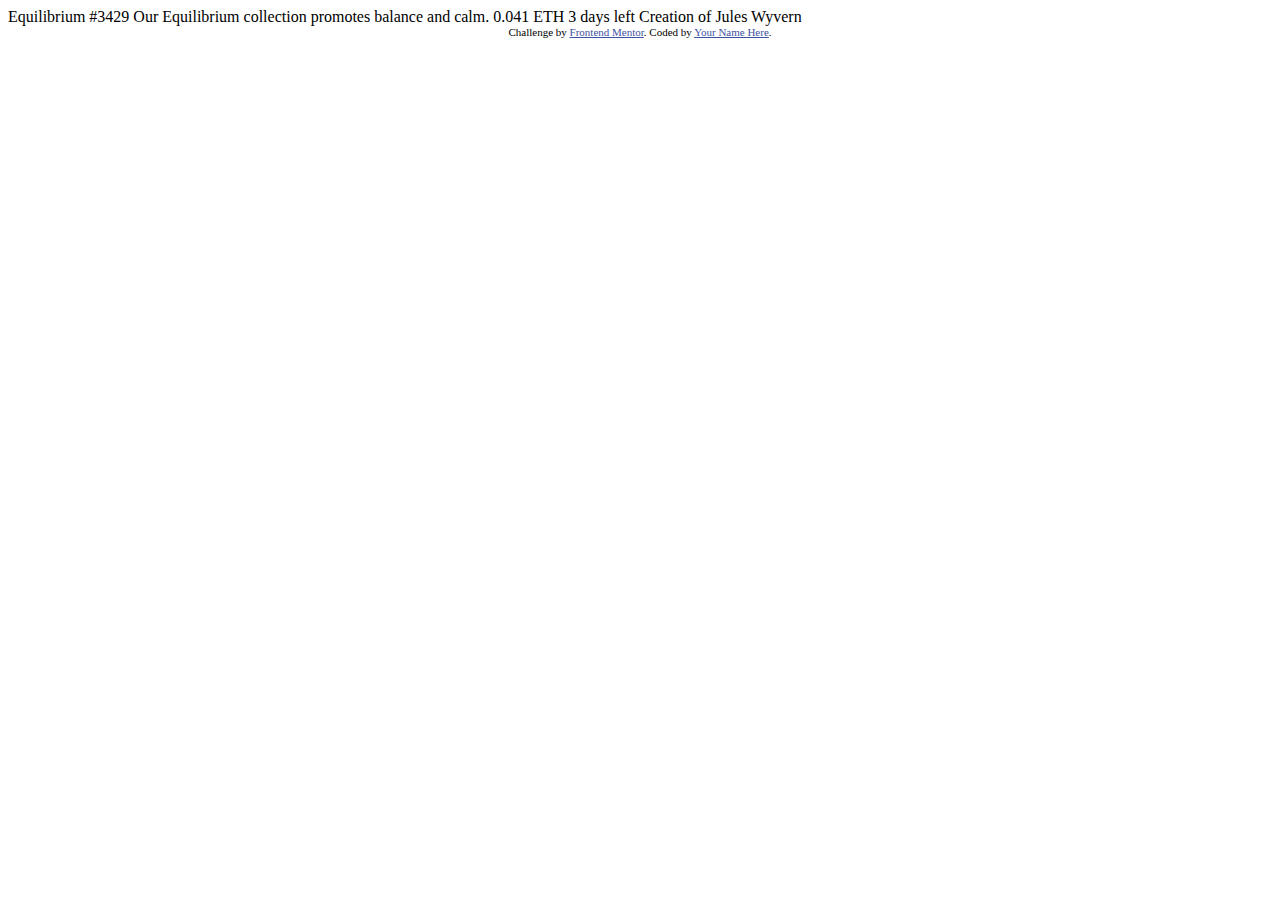
<file: nft-preview-card-component-main/index.html>
<!DOCTYPE html>
<html lang="en">
<head>
  <meta charset="UTF-8">
  <meta name="viewport" content="width=device-width, initial-scale=1.0"> <!-- displays site properly based on user's device -->

  <link rel="icon" type="image/png" sizes="32x32" href="./images/favicon-32x32.png">
  
  <title>Frontend Mentor | NFT preview card component</title>

  <!-- Feel free to remove these styles or customise in your own stylesheet 👍 -->
  <style>
    .attribution { font-size: 11px; text-align: center; }
    .attribution a { color: hsl(228, 45%, 44%); }
  </style>
</head>
<body>

  Equilibrium #3429

  Our Equilibrium collection promotes balance and calm.

  0.041 ETH
  3 days left
  
  Creation of Jules Wyvern

  <div class="attribution">
    Challenge by <a href="https://www.frontendmentor.io?ref=challenge" target="_blank">Frontend Mentor</a>. 
    Coded by <a href="#">Your Name Here</a>.
  </div>
</body>
</html>
</file>
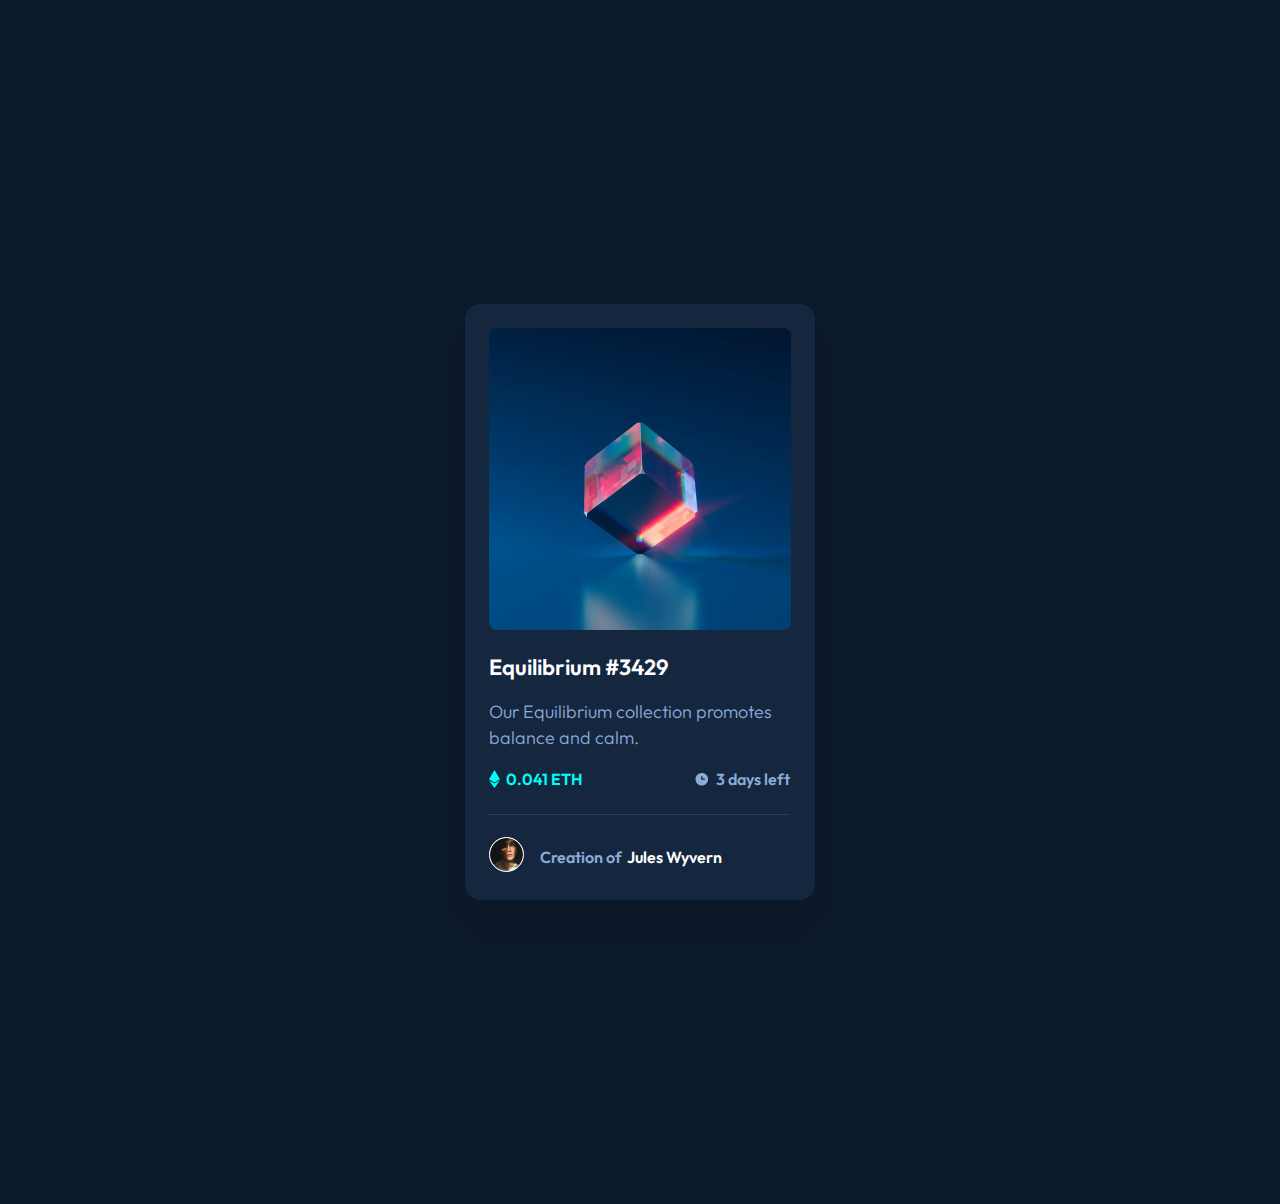
<file: Task1/index.html>
<!DOCTYPE html>
<html>
<head>
<meta name="viewport" content="width=device-width, initial-scale=1">
<link rel="stylesheet" href="normalize.css">
<link rel="stylesheet" href="style.css">
</head>

<body>
<div class="flex1">
 <div class="card">
  <div class="hide">
    <div class="image-container"> 
      <img class="img1" src="images/image-equilibrium.jpg" alt="Equilibrium">
    </div>
    <svg class="svg3 hidden" xmlns="http://www.w3.org/2000/svg" width="48" height="48" viewBox="0 0 48 48" fill="none">
      <path fill-rule="evenodd" clip-rule="evenodd" d="M24 9C14 9 5.46 15.22 2 24C5.46 32.78 14 39 24 39C34.01 39 42.54 32.78 46 24C42.54 15.22 34.01 9 24 9ZM24 34C18.48 34 14 29.52 14 24C14 18.48 18.48 14 24 14C29.52 14 34 18.48 34 24C34 29.52 29.52 34 24 34ZM18 24C18 20.69 20.69 18 24 18C27.31 18 30 20.69 30 24C30 27.31 27.31 30 24 30C20.69 30 18 27.31 18 24Z" fill="white"/>
    </svg>
  </div>
    <div class="container">
      <h2 class="header">Equilibrium #3429</h2> 
      <p class="paragraph">Our Equilibrium collection promotes balance and calm.</p> 
    </div>

    <div class="flex2">
      <div class="flex3">
        <svg class="svg1" xmlns="http://www.w3.org/2000/svg" width="11" height="18" viewBox="0 0 11 18" fill="none">
            <path fill-rule="evenodd" clip-rule="evenodd" d="M5.5 0L10.9961 9.16875L5.5 12.4312L0 9.16875L5.5 0ZM11 10.2165L5.5 18L0 10.2165L5.5 13.479L11 10.2165Z" fill="#00FFF8"/>
        </svg>
        <p class="paragraph2" style="color: var(--cyan, #00FFF8);">0.041 ETH</p>
      </div>
      <div class="flex3">
        <svg class="svg2" xmlns="http://www.w3.org/2000/svg" width="17" height="17" viewBox="0 0 17 17" fill="none">
          <rect opacity="0.01" x="16.305" y="16.6739" width="16" height="16" transform="rotate(180 16.305 16.6739)" fill="black"/>
          <path fill-rule="evenodd" clip-rule="evenodd" d="M1.63834 8.67388C1.63834 4.99199 4.6231 2.00722 8.305 2.00722C10.0731 2.00722 11.7688 2.7096 13.019 3.95984C14.2693 5.21008 14.9717 6.90577 14.9717 8.67388C14.9717 12.3558 11.9869 15.3406 8.305 15.3406C4.6231 15.3406 1.63834 12.3558 1.63834 8.67388ZM8.305 9.34055H10.9717C11.3399 9.34055 11.6383 9.04207 11.6383 8.67388C11.6383 8.30569 11.3399 8.00722 10.9717 8.00722H8.97167V6.00722C8.97167 5.63903 8.67319 5.34055 8.305 5.34055C7.93681 5.34055 7.63834 5.63903 7.63834 6.00722V8.67388C7.63834 9.04207 7.93681 9.34055 8.305 9.34055Z" fill="#8BACD9"/>
        </svg>
        <p class="paragraph2" style="  color: var(--soft-blue, #8BACD9);">3 days left</p>
      </div>
    </div>

    <div class="rectangle"></div>
    <div class="flex5">
      <img class="img2" src="images/image-avatar.png" alt="Avatar">
      <div class="flex4">
        <p class="paragraph2" style="color: var(--soft-blue, #8BACD9);">Creation of</p>
        <p class="paragraph3">Jules Wyvern</p>
    </div>
    </div>
    
  </div>
</div>

</body>
</html>
</file>
<file: Task1/style.css>
@import url('https://fonts.googleapis.com/css2?family=Outfit:wght@100;200;300;400;500;600;700;800;900&display=swap');


/* Rename the classes to make the code readable*/
.flex1{
  display: flex;
  width: 100vw;
  height: 100vh;
  padding: 152px 0px;
  justify-content: center;
  align-items: center;
  background: var(--very-dark-blue-main-bg, #0D192C);
}
.flex2{
  display: inline-flex;
  margin-left: 24px;
  width: 301px;
  height: 20px;
  flex-shrink: 0;
  justify-content: space-between;
  align-items: center;
}
.flex3{
  display: inline-flex;
  justify-content: flex-start;
  align-items: center;
  gap: 6.485px;
}

.flex4{
  display: flex;
  width: 201px;
  height: 40px;
  justify-content: flex-start;
  align-items: center;
  gap: 5px;
  flex-shrink: 0;
}

.flex5{
  display: inline-flex;
  width: 301px;
  height: 40px;
  flex-shrink: 0;
  margin-left: 24px;
  gap: 16px;
  justify-content: flex-start;
  align-items: flex-start;

}

.card {
  position: absolute;
  width: 350px;
  height: 596px;
  flex-shrink: 0;
  border-radius: 15px;
  justify-content: flex-start;
  align-items: flex-start;
  background: var(--very-dark-blue-card-bg, #15263F);
  box-shadow: 0px 25px 50px 0px rgba(0, 0, 0, 0.10);
}

.img1
{
 position: relative;
  width: 302px;
  height: 302px;
  flex-shrink: 0;
  margin:24px 24px 0 24px;
  border-radius:8px;
  z-index: 1;

}

.img2{
  width: 33px;
  height: 33px;
  flex-shrink: 0;
  border-radius: 33px;
  border: 1px solid var(--white, #FFF);
  background: lightgray 50% / cover no-repeat;
}

.svg1{
  width: 11px;
  height: 18px;
  fill: var(--cyan, #00FFF8);
}
.svg2{
  width: 16px;
  height: 16px;
  flex-shrink: 0;
}

.svg3{
  position: absolute;
  visibility: hidden;
  z-index: 2;
  top: 151px;
  left: 151px;
  width: 48px;
  height: 48px;
  flex-shrink: 0;
}

.rectangle{
  width: 302px;
  margin: 22px;
  height: 1px;
  flex-shrink: 0; 
  background: var(--very-dark-blue-line, #2E405A);
}

.header{
  width: 302px;
  color: var(--white, #FFF);
  font-feature-settings: 'clig' off, 'liga' off;
  font-family: Outfit;
  font-size: 22px;
  font-style: normal;
  font-weight: 600;
  line-height: normal;
}

.paragraph{
  width: 302px;
  color: var(--soft-blue, #8BACD9);
  font-feature-settings: 'clig' off, 'liga' off;
  font-family: Outfit;
  font-size: 18px;
  font-style: normal;
  font-weight: 300;
  line-height: 26px; 
}

.paragraph2, .paragraph3{
  font-feature-settings: 'clig' off, 'liga' off;
  font-family: Outfit;
  font-size: 16px;
  font-style: normal;
  font-weight: 600;
  line-height: normal;
  color: var(--white, #FFF);
}

.image-container {
  position: relative;
  display: inline-block;
}

.image-container:hover::after{
 content: "";
 cursor: pointer;
  position: absolute;
  top: 24px;;
  left: 24px;
  width:302px;
  height: 302px;
  border-radius:8px;
  background-color: rgba(0, 255, 255, 0.503); 
  z-index: 1;
}

.hide svg.hidden {
  visibility:hidden;
}

.hide .image-container:hover + svg.hidden {
  visibility:visible;
}

.paragraph3:hover,.header:hover{
  cursor: pointer;
  color: var(--cyan, #00FFF8);
}

.container {
margin: 0 24px;
}

@media only screen and (max-width: 375px) and (max-height:667px) {

  .flex1{
    display: flex;
    width: 100vw;
    height: 100vh;
    padding: 62px 24px;
    flex-direction: column;
    justify-content: center;
    align-items: center;
    background: var(--very-dark-blue-main-bg, #0D192C);
  }
  .flex2{
    display: inline-flex;
    margin-left: 24px;
    width: 278px;
    height: 20px;
    flex-shrink: 0;
    justify-content: space-between;
    align-items: center;
  }
  .flex3{
    display: inline-flex;
    justify-content: flex-start;
    align-items: center;
    gap: 6.485px;
  }
  
  .flex4{
    display: flex;
    width: 201px;
    height: 40px;
    justify-content: flex-start;
    align-items: center;
    gap: 5px;
    flex-shrink: 0;
  }
  
  .flex5{
    display: inline-flex;
    width: 278px;
    height: 20px;
    flex-shrink: 0;
    margin-left: 24px;
    gap: 16px;
    justify-content: flex-start;
    align-items: flex-start;
  
  }
  
  .card {
    position: absolute;
    width: 327px;
    height: 543px;
    flex-shrink: 0;
    border-radius: 15px;
    justify-content: flex-start;
    align-items: flex-start;
    background: var(--very-dark-blue-card-bg, #15263F);
    box-shadow: 0px 25px 50px 0px rgba(0, 0, 0, 0.10);
  }
  
  .img
  {
    position: relative;
    width: 278px;
    height: 278px;
    flex-shrink: 0;
    margin:24px 24px 0 24px;
    border-radius:8px;
    z-index: 1;
  
  }
  
  .img2{
    width: 33px;
    height: 33px;
    flex-shrink: 0;
    border-radius: 33px;
    border: 1px solid var(--white, #FFF);
    background: lightgray 50% / cover no-repeat;
  }
  
  .svg1{
    width: 11px;
    height: 18px;
    fill: var(--cyan, #00FFF8);
  }
  .svg2{
    width: 16px;
    height: 16px;
    flex-shrink: 0;
  }
  
  .svg3{
    position: absolute;
    visibility: hidden;
    z-index: 2;
    top: 140px;
    left: 140px;
    width: 48px;
    height: 48px;
    flex-shrink: 0;
  }
  
  .rectangle{
    width: 302px;
    margin: 22px 16px 10px 22px;
    height: 1px;
    flex-shrink: 0; 
    background: var(--very-dark-blue-line, #2E405A);
  }
  
  .header{
    width: 278px;
    color: var(--white, #FFF);
    font-feature-settings: 'clig' off, 'liga' off;
    font-family: Outfit;
    font-size: 22px;
    font-style: normal;
    font-weight: 600;
    line-height: normal;
    margin:20px 22px 12px 16px;
  }
  
  .paragraph{
    width: 278px;
    color: var(--soft-blue, #8BACD9);
    font-feature-settings: 'clig' off, 'liga' off;
    font-family: Outfit;
    font-size: 18px;
    font-style: normal;
    font-weight: 300;
    line-height: 26px;
    margin-top:0;
    margin-left:16px;
  }
  
  .paragraph2, .paragraph3{
    font-feature-settings: 'clig' off, 'liga' off;
    font-family: Outfit;
    font-size: 16px;
    font-style: normal;
    font-weight: 600;
    line-height: normal;
    color: var(--white, #FFF);
  }
  
  .image-container {
    position: relative;
    display: inline-block;
  }
  
  .image-container:hover::after{
   content: "";
   cursor: pointer;
    position: absolute;
    top: 24px;;
    left: 24px;
    width: 278px;
    height: 278px;
    border-radius:8px;
    background-color: rgba(0, 255, 255, 0.503); 
    z-index: 1;
  }
  
  .hide svg.hidden {
    visibility:hidden;
  }
  
  .hide .image-container:hover + svg.hidden {
    visibility:visible;
  }
  
  .paragraph3:hover,.header:hover{
    cursor: pointer;
    color: var(--cyan, #00FFF8);
  }
    
  .container {
  margin: 0 12px;
  }
  
  }
</file>
